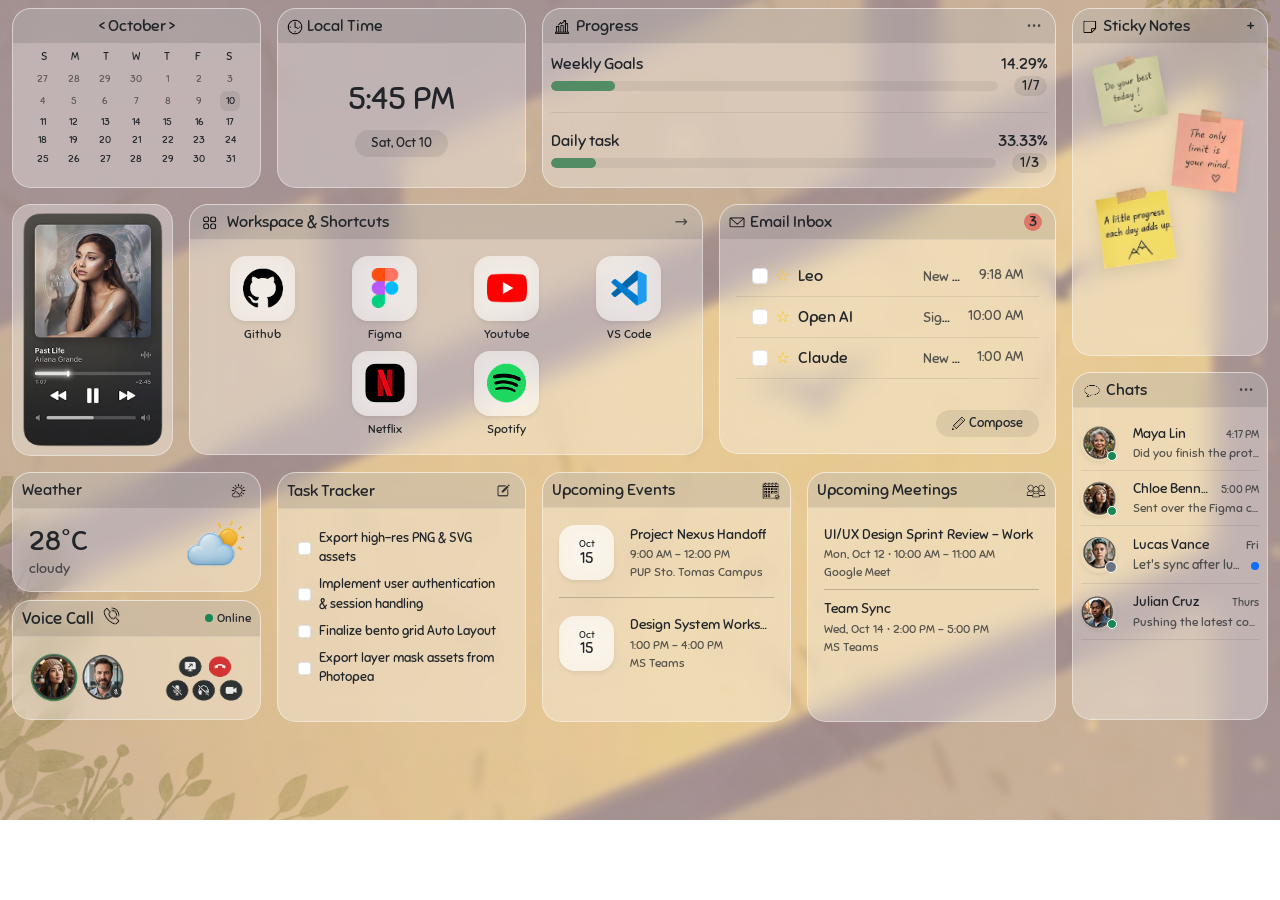
<file: bento/index.html>
<!doctype html>
<html lang="en">

<head>
  <meta charset="utf-8">
  <meta name="viewport" content="width=device-width, initial-scale=1">
  <title>Bento Layout</title>
  <link href="https://cdn.jsdelivr.net/npm/bootstrap@5.3.8/dist/css/bootstrap.min.css" rel="stylesheet"
    integrity="sha384-sRIl4kxILFvY47J16cr9ZwB07vP4J8+LH7qKQnuqkuIAvNWLzeN8tE5YBujZqJLB" crossorigin="anonymous">
  <link href="https://fonts.googleapis.com/css2?family=Nabla&family=Sniglet:wght@400;800&display=swap" rel="stylesheet">
  <link rel="stylesheet" href="style.css">

</head>

<body>
  <div class="container-fluid my-2">
    <div class="row g-3">
      <div class="col-12 col-xl-10">
        <div class="row g-3 mb-3">
          <div class="col-12 col-sm-6 col-lg-3">
            <div class="card row1">
              <div class="card-header" style="text-align: center">&lt; October &gt;</div>
              <div class="card-body pt-1">
                <div class="d-grid text-center mb-2" style="grid-template-columns: repeat(7, 1fr); font-size: 0.70rem;">
                  <div>S</div>
                  <div>M</div>
                  <div>T</div>
                  <div>W</div>
                  <div>T</div>
                  <div>F</div>
                  <div>S</div>
                </div>
                <div class="d-grid text-center gap-1 align-items-center"
                  style="grid-template-columns: repeat(7, 1fr); font-size: 0.60rem;">
                  <span class="text-black-50">27</span><span class="text-black-50">28</span><span
                    class="text-black-50">29</span><span class="text-black-50">30</span>
                  <span class="text-black-50">1</span><span class="text-black-50">2</span><span
                    class="text-black-50">3</span><span class="text-black-50">4</span>
                  <span class="text-black-50">5</span><span class="text-black-50">6</span><span
                    class="text-black-50">7</span><span class="text-black-50">8</span><span
                    class="text-black-50">9</span>
                  <span class="rounded-2 d-inline-flex justify-content-center align-items-center mx-auto"
                    style="background: rgba(0, 0, 0, 0.08); width: 20px; height: 20px;">10</span><span>11</span>
                  <span>12</span><span>13</span><span>14</span><span>15</span><span>16</span><span>17</span><span>18</span>
                  <span>19</span><span>20</span><span>21</span><span>22</span><span>23</span><span>24</span><span>25</span>
                  <span>26</span><span>27</span><span>28</span><span>29</span><span>30</span><span>31</span>
                </div>
              </div>
            </div>
          </div>

          <div class="col-12 col-sm-6 col-lg-3">
            <div class="card row1">
              <div class="card-header d-flex align-items-center"><span class="mx-1"><img src="images/clock.png"
                    width="16" height="16"></span>Local
                Time</div>
              <div class="card-body d-flex flex-column justify-content-center align-items-center text-center">
                <div class="mb-2" style="font-size: 2rem;">5:45 PM</div>
                <div class="px-3 py-1 rounded-pill"
                  style="background: rgba(0, 0, 0, 0.08); font-size: 0.80rem; font-weight: 500;">
                  Sat, Oct 10
                </div>
              </div>
            </div>
          </div>

          <div class="col-12 col-lg-6">
            <div class="card row1">
              <div class="card-header d-flex justify-content-between align-items-center">
                <div class="d-flex align-items-center">
                  <span class="mx-1"><img src="images/progress.png" width="20" height="20"></span>Progress
                </div>
                <span class="text-muted me-2" style="letter-spacing: 1px;">&bull;&bull;&bull;</span>
              </div>
              <div class="card-body p-2">
                <div class="div d-flex justify-content-between">
                  <div>Weekly Goals</div>
                  <span class="goal-percentage fw-medium">14.29%</span>
                </div>

                <div class="d-flex justify-content-between align-items-center">
                  <div class="progress flex-grow-1 me-3" style="height: 10px; background: rgba(0, 0, 0, 0.06);">
                    <div class="progress-bar rounded-pill" role="progressbar"
                      style="width: 14.29%; background-color: #528c64;"></div>
                  </div>
                  <span class="rounded-pill px-2 py-0.5"
                    style="font-size: 0.85rem; background: rgba(0, 0, 0, 0.08);">1/7</span>
                </div>

                <hr class="text-black-50 my-3" style="opacity: 0.15;">

                <div class="div d-flex justify-content-between">
                  <div>Daily task</div>
                  <span class="goal-percentage fw-medium">33.33%</span>
                </div>

                <div class="d-flex justify-content-between align-items-center">
                  <div class="progress flex-grow-1 me-3" style="height: 10px; background: rgba(0, 0, 0, 0.06);">
                    <div class="progress-bar rounded-pill" role="progressbar"
                      style="width: 10%; background-color: #528c64;"></div>
                  </div>
                  <span class="rounded-pill px-2 py-0.5"
                    style="font-size: 0.85rem; background: rgba(0, 0, 0, 0.08);">1/3</span>
                </div>
              </div>
            </div>
          </div>
        </div>

        <div class="row g-3 mb-3">
          <div class="col-12 col-md-4 col-lg-2">
            <div class="card row2">
              <div class="card-body p-0 d-flex align-items-center justify-content-center">
                <img src="images/pastlife.png" class="rounded-4 img-fluid" style="object-fit: contain; height: 250px;">
              </div>
            </div>
          </div>

          <div class="col-12 col-md-8 col-lg-6">
            <div class="card row2">
              <div class="card-header d-flex justify-content-between align-items-center">
                <div class="d-flex align-items-center">
                  <span class="mx-1"><img src="images/workspace.png" width="25px" height="20px"></span>Workspace &
                  Shortcuts
                </div>
                <span class="text-muted me-2" style="letter-spacing: 1px;">&rarr;</span>
              </div>
              <div class="card-body">
                <div class="row g-2 justify-content-center">
                  <div class="col-4 col-sm-3 text-center">
                    <div
                      class="card border-0 shadow-sm rounded-4 d-flex align-items-center justify-content-center mx-auto"
                      style="background: rgba(255, 255, 255, 0.5); width:65px; height: 65px;">
                      <img src="images/github.png" style="width: 40px; height: 40px; object-fit: contain;">
                    </div>
                    <span class="d-block mt-1" style="font-size: 0.75rem; font-weight: 500;">Github</span>
                  </div>

                  <div class="col-4 col-sm-3 text-center">
                    <div
                      class="card border-0 shadow-sm rounded-4 d-flex align-items-center justify-content-center mx-auto"
                      style="background: rgba(255, 255, 255, 0.5); width:65px; height: 65px;">
                      <img src="images/figma.png" style="width: 40px; height: 40px; object-fit: contain;">
                    </div>
                    <span class="d-block mt-1" style="font-size: 0.75rem; font-weight: 500;">Figma</span>
                  </div>

                  <div class="col-4 col-sm-3 text-center">
                    <div
                      class="card border-0 shadow-sm rounded-4 d-flex align-items-center justify-content-center mx-auto"
                      style="background: rgba(255, 255, 255, 0.5); width:65px; height: 65px;">
                      <img src="images/youtube.png" style="width: 80px; height: 80px; object-fit: contain;">
                    </div>
                    <span class="d-block mt-1" style="font-size: 0.75rem; font-weight: 500;">Youtube</span>
                  </div>

                  <div class="col-4 col-sm-3 text-center">
                    <div
                      class="card border-0 shadow-sm rounded-4 d-flex align-items-center justify-content-center mx-auto"
                      style="background: rgba(255, 255, 255, 0.5); width:65px; height: 65px;">
                      <img src="images/vs.png" style="width: 40px; height: 40px; object-fit: contain;">
                    </div>
                    <span class="d-block mt-1" style="font-size: 0.75rem; font-weight: 500;">VS Code</span>
                  </div>

                  <div class="col-4 col-sm-3 text-center">
                    <div
                      class="card border-0 shadow-sm rounded-4 d-flex align-items-center justify-content-center mx-auto"
                      style="background: rgba(255, 255, 255, 0.5); width:65px; height: 65px;">
                      <img src="images/netflx.png" style="width: 60px; height: 60px; object-fit: contain;">
                    </div>
                    <span class="d-block mt-1" style="font-size: 0.75rem; font-weight: 500;">Netflix</span>
                  </div>

                  <div class="col-4 col-sm-3 text-center">
                    <div
                      class="card border-0 shadow-sm rounded-4 d-flex align-items-center justify-content-center mx-auto"
                      style="background: rgba(255, 255, 255, 0.5); width:65px; height: 65px;">
                      <img src="images/spotify.png" style="width: 40px; height: 40px; object-fit: contain;">
                    </div>
                    <span class="d-block mt-1" style="font-size: 0.75rem; font-weight: 500;">Spotify</span>
                  </div>
                </div>
              </div>
            </div>
          </div>

          <div class="col-12 col-lg-4">
            <div class="card row2 position-relative">
              <div class="card-header d-flex justify-content-between align-items-center">
                <div>
                  <span class="m-1"><img src="images/email.png" style="width: 18px; height: 18px;"></span>Email Inbox
                </div>
                <span class="mx-2 rounded-circle d-inline-flex align-items-center justify-content-center"
                  style="background:#de7768; width: 18px; height: 18px; font-size: 14px;">3</span>
              </div>
              <div class="card-body">
                <div class="d-flex align-items-center px-3 py-2" style="border-bottom: 1px solid rgba(0, 0, 0, 0.08);">
                  <div class="d-flex align-items-center me-3" style="min-width: 155px; flex-shrink: 0;">
                    <input type="checkbox" class="form-check-input m-0 me-2">
                    <span class="me-2 text-warning">&#9734;</span>
                    <span class="text-nowrap" style="width: 85px; display: inline-block;">Leo</span>
                  </div>
                  <div class="flex-grow-1 text-truncate me-3">
                    <span class="text-muted" style="font-size: 0.9rem;">New announcement posted...</span>
                  </div>
                  <span class="text-muted text-nowrap ms-auto" style="font-size: 0.85rem;">9:18 AM</span>
                </div>

                <div class="d-flex align-items-center px-3 py-2" style="border-bottom: 1px solid rgba(0, 0, 0, 0.08);">
                  <div class="d-flex align-items-center me-3" style="min-width: 155px; flex-shrink: 0;">
                    <input type="checkbox" class="form-check-input m-0 me-2">
                    <span class="me-2 text-warning">&#9734;</span>
                    <span class="text-nowrap" style="width: 85px; display: inline-block;">Open AI</span>
                  </div>
                  <div class="flex-grow-1 text-truncate me-3">
                    <span class="text-muted" style="font-size: 0.9rem;">Sign Up for free and get started...</span>
                  </div>
                  <span class="text-muted text-nowrap ms-auto" style="font-size: 0.85rem;">10:00 AM</span>
                </div>

                <div class="d-flex align-items-center px-3 py-2" style="border-bottom: 1px solid rgba(0, 0, 0, 0.08);">
                  <div class="d-flex align-items-center me-3" style="min-width: 155px; flex-shrink: 0;">
                    <input type="checkbox" class="form-check-input m-0 me-2">
                    <span class="me-2 text-warning">&#9734;</span>
                    <span class="text-nowrap" style="width: 85px; display: inline-block;">Claude</span>
                  </div>
                  <div class="flex-grow-1 text-truncate me-3">
                    <span class="text-muted" style="font-size: 0.9rem;">New project</span>
                  </div>
                  <span class="text-muted text-nowrap ms-auto" style="font-size: 0.85rem;">1:00 AM</span>
                </div>

                <span
                  class="text-decoration-none text-dark position-absolute bottom-0 end-0 m-3 px-3 py-1 rounded-pill d-inline-flex align-items-center"
                  style="background: rgba(0, 0, 0, 0.08); font-size: 0.80rem; font-weight: 500;">
                  <img src="images/compose.png" class="me-1">Compose
                </span>
              </div>
            </div>
          </div>
        </div>

        <div class="row g-3">
          <div class="col-12 col-sm-6 col-lg-3">
            <div class="card mb-2" style="height:120px">
              <div class="card-header">
                <div class="mx-1 d-flex justify-content-between">Weather<span><img src="images/weather.png"
                      style="width:25px; height:25px;"></span></div>
              </div>
              <div class="card-body">
                <div class="row d-flex align-items-start" style="margin-top: -5px;">
                  <div class="col-6">
                    <div class="fs-3 mb-0">28°C</div>
                    <div class="text-muted" style="font-size: 0.85rem; line-height: 1;">cloudy</div>
                  </div>

                  <div class="col-6 text-end">
                    <img src="images/weather2.png"
                      style="width: 65px; height: 65px; object-fit: contain; margin-top: -13px;">
                  </div>
                </div>
              </div>
            </div>

            <div class="card" style="height:120px">
              <div class="card-header">
                <div class="d-flex justify-content-between align-items-center mx-1">
                  <div class="d-flex">
                    <span style="font-size: 1.05rem;">Voice Call</span>
                    <img src="images/phone.png" style="width: 35px; height: 20px;">
                  </div>

                  <div class="d-flex align-items-center gap-1">
                    <span class="rounded-circle bg-success d-inline-block" style="width: 8px; height: 8px;"></span>
                    <span style="font-size: 0.75rem; font-weight: 500;">Online</span>
                  </div>
                </div>
              </div>
              <div class="card-body d-flex justify-content-between">
                <span><img src="images/usercall.png" style="width:100px; height:50px;"></span>
                <span class="mb-3"><img src="images/controls.png" style="width:80px; height:50px;"></span>
              </div>
            </div>
          </div>

          <div class="col-12 col-sm-6 col-lg-3">
            <div class="card row3">
              <div class="card-header">
                <div class="mx-1 d-flex justify-content-between align-items-center">Task Tracker <span><img
                      src="images/task.png" style="width:25px; width:25px;"></span></div>
              </div>
              <div class="card-body m-1">
                <div class="d-flex align-items-center gap-2 mb-2" style="font-size: 0.8rem;">
                  <input type="checkbox" class="form-check-input mt-0">
                  <span>Export high-res PNG & SVG assets</span>
                </div>

                <div class="d-flex align-items-center gap-2 mb-2" style="font-size: 0.8rem;">
                  <input type="checkbox" class="form-check-input mt-0">
                  <span>Implement user authentication & session handling</span>
                </div>

                <div class="d-flex align-items-center gap-2 mb-2" style="font-size: 0.8rem;">
                  <input type="checkbox" class="form-check-input mt-0">
                  <span>Finalize bento grid Auto Layout</span>
                </div>

                <div class="d-flex align-items-center gap-2" style="font-size: 0.8rem;">
                  <input type="checkbox" class="form-check-input mt-0">
                  <span>Export layer mask assets from Photopea</span>
                </div>
              </div>
            </div>
          </div>

          <div class="col-12 col-sm-6 col-lg-3">
            <div class="card row3">
              <div class="card-header">
                <div class="mx-1 d-flex justify-content-between align-items-center">Upcoming Events <span><img
                      src="images/event.png" style="width:20px; width:20px;"></span></div>
              </div>
              <div class="card-body p-3">

                <div class="d-flex align-items-center">
                  <div
                    class="card border-0 shadow-sm rounded-4 d-flex flex-column align-items-center justify-content-center text-center me-3"
                    style="background: rgba(255, 255, 255, 0.6); width: 55px; height: 55px; flex-shrink: 0;">
                    <span style="font-size: 0.65rem; line-height: 1.1;">Oct</span>
                    <span style="font-size: 0.95rem; line-height: 1.1;">15</span>
                  </div>

                  <div class="min-w-0" style="min-width: 0;">
                    <div class="text-truncate" style="font-size: 0.9rem;">Project Nexus Handoff</div>
                    <div class="text-muted" style="font-size: 0.75rem;">9:00 AM – 12:00 PM</div>
                    <div class="text-muted" style="font-size: 0.75rem;">PUP Sto. Tomas Campus</div>
                  </div>
                </div>

                <hr class="my-3" style="opacity: 0.2; border-color: #000;">

                <div class="d-flex align-items-center">
                  <div
                    class="card border-0 shadow-sm rounded-4 d-flex flex-column align-items-center justify-content-center text-center me-3"
                    style="background: rgba(255, 255, 255, 0.6); width: 55px; height: 55px; flex-shrink: 0;">
                    <span style="font-size: 0.65rem; line-height: 1.1;">Oct</span>
                    <span style="font-size: 0.95rem; line-height: 1.1;">15</span>
                  </div>

                  <div style="min-width: 0;">
                    <div class="text-truncate" style="font-size: 0.9rem;">Design System Workshop</div>
                    <div class="text-muted" style="font-size: 0.75rem;">1:00 PM – 4:00 PM</div>
                    <div class="text-muted" style="font-size: 0.75rem;">MS Teams</div>
                  </div>
                </div>

              </div>
            </div>
          </div>

          <div class="col-12 col-sm-6 col-lg-3">
            <div class="card row3">
              <div class="card-header">
                <div class="mx-1 d-flex justify-content-between align-items-center">Upcoming Meetings<span><img
                      src="images/meetings.png" style="width:20px; width:20px;"></span></div>
              </div>
              <div class="card-body p-3">

                <div>
                  <div class="text-truncate" style="font-size: 0.9rem;">UI/UX Design Sprint Review – Work</div>
                  <div class="text-muted" style="font-size: 0.75rem;">Mon, Oct 12 &bull; 10:00 AM – 11:00 AM</div>
                  <div class="text-muted" style="font-size: 0.75rem;">Google Meet</div>
                </div>

                <hr class="my-2" style="opacity: 0.2; border-color: #000;">

                <div>
                  <div class="text-truncate" style="font-size: 0.9rem;">Team Sync</div>
                  <div class="text-muted" style="font-size: 0.75rem;">Wed, Oct 14 &bull; 2:00 PM – 5:00 PM</div>
                  <div class="text-muted" style="font-size: 0.75rem;">MS Teams</div>
                </div>

              </div>
            </div>
          </div>
        </div>
      </div>

      <div class="col-12 col-xl-2">
        <div class="row g-3">
          <div class="col-12 col-md-6 col-xl-12">
            <div class="card" style="height:348px">
              <div class="card-header d-flex justify-content-between align-items-center">
                <span><img src="images/sticky.png" style="width:25px; height:20px;">Sticky Notes</span>
                <span class="mx-2">+</span>
              </div>
              <div class="card-body p-0 overflow-hidden">
                <div class="position-relative mx-auto"
                  style="width: min(100%, clamp(250px, 20vw, 250px)); aspect-ratio: 5 / 6;">
                  <img src="images/green-sticky.png"
                    style="position: absolute; top: 4%; left: 8%; width: 40%; transform: rotate(-5deg); filter: drop-shadow(0 4px 8px rgba(0,0,0,0.1));">

                  <img src="images/pink-sticky.png"
                    style="position: absolute; top: 28%; right: 10%; width: 40%; transform: rotate(4deg); filter: drop-shadow(0 4px 8px rgba(0,0,0,0.1));">

                  <img src="images/yellow-sticky.png"
                    style="position: absolute; top: 56%; left: 7%; width: 50%; transform: rotate(-3deg); filter: drop-shadow(0 4px 8px rgba(0,0,0,0.1));">
                </div>
              </div>
            </div>
          </div>

          <div class="col-12 col-md-6 col-xl-12">
            <div class="card" style="height:348px">
              <div class="card-header d-flex justify-content-between align-items-center">
                <div class="d-flex align-items-center">
                  <span class="mx-1"><img src="images/chats.png" width="20" height="20"></span>Chats
                </div>
                <span class="text-muted me-2" style="letter-spacing: 1px;">&bull;&bull;&bull;</span>
              </div>
              <div class="card-body p-2">
                <div class="d-flex align-items-center py-2" style="border-bottom: 1px solid rgba(0, 0, 0, 0.08);">
                  <div class="position-relative me-3 flex-shrink-0" style="width: 36px; height: 36px;">
                    <img src="images/maya.png" class="rounded-circle w-100 h-100 shadow-sm" style="object-fit: cover;">
                    <span class="position-absolute bottom-0 end-0 rounded-circle bg-success border border-white"
                      style="width: 10px; height: 10px;"></span>
                  </div>
                  <div class="w-100" style="min-width: 0;">
                    <div class="d-flex justify-content-between align-items-baseline">
                      <span class="text-truncate me-2" style="font-size: 0.85rem;">Maya Lin</span>
                      <span class="text-muted flex-shrink-0" style="font-size: 0.7rem;">4:17 PM</span>
                    </div>
                    <div class="text-muted text-truncate" style="font-size: 0.75rem;">Did you finish the prototype?
                    </div>
                  </div>
                </div>

                <div class="d-flex align-items-center py-2" style="border-bottom: 1px solid rgba(0, 0, 0, 0.08);">
                  <div class="position-relative me-3 flex-shrink-0" style="width: 36px; height: 36px;">
                    <img src="images/chloe.png" class="rounded-circle w-100 h-100 shadow-sm" style="object-fit: cover;">
                    <span class="position-absolute bottom-0 end-0 rounded-circle bg-success border border-white"
                      style="width: 10px; height: 10px;"></span>
                  </div>
                  <div class="w-100" style="min-width: 0;">
                    <div class="d-flex justify-content-between align-items-baseline">
                      <span class="text-truncate me-2" style="font-size: 0.85rem;">Chloe Bennett</span>
                      <span class="text-muted flex-shrink-0" style="font-size: 0.7rem;">5:00 PM</span>
                    </div>
                    <div class="text-muted text-truncate" style="font-size: 0.75rem;">Sent over the Figma components!
                    </div>
                  </div>
                </div>

                <div class="d-flex align-items-center py-2" style="border-bottom: 1px solid rgba(0, 0, 0, 0.08);">
                  <div class="position-relative me-3 flex-shrink-0" style="width: 36px; height: 36px;">
                    <img src="images/lucas.png" class="rounded-circle w-100 h-100 shadow-sm" style="object-fit: cover;">
                    <span class="position-absolute bottom-0 end-0 rounded-circle bg-secondary border border-white"
                      style="width: 12px; height: 12px;"></span>
                  </div>
                  <div class="flex-grow-1" style="min-width: 0;">
                    <div class="d-flex justify-content-between align-items-center">
                      <span class="text-truncate" style="font-size: 0.9rem;">Lucas Vance</span>
                      <span class="text-muted" style="font-size: 0.75rem;">Fri</span>
                    </div>
                    <div class="d-flex justify-content-between align-items-center">
                      <span class="text-muted text-truncate" style="font-size: 0.8rem;">Let's sync after lunch ☕</span>
                      <span class="rounded-circle bg-primary flex-shrink-0 ms-2"
                        style="width: 8px; height: 8px;"></span>
                    </div>
                  </div>
                </div>

                <div class="d-flex align-items-center py-2" style="border-bottom: 1px solid rgba(0, 0, 0, 0.08);">
                  <div class="position-relative me-3 flex-shrink-0" style="width: 36px; height: 36px;">
                    <img src="images/julian.png" class="rounded-circle w-100 h-100 shadow-sm"
                      style="object-fit: cover;">
                    <span class="position-absolute bottom-0 end-0 rounded-circle bg-success border border-white"
                      style="width: 10px; height: 10px;"></span>
                  </div>
                  <div class="w-100" style="min-width: 0;">
                    <div class="d-flex justify-content-between align-items-baseline">
                      <span class="text-truncate me-2" style="font-size: 0.85rem;">Julian Cruz</span>
                      <span class="text-muted flex-shrink-0" style="font-size: 0.7rem;">Thurs</span>
                    </div>
                    <div class="text-muted text-truncate" style="font-size: 0.75rem;">Pushing the latest commit now...
                    </div>
                  </div>
                </div>

              </div>
            </div>
          </div>
        </div>
      </div>
    </div>

    <script src="https://cdn.jsdelivr.net/npm/bootstrap@5.3.8/dist/js/bootstrap.bundle.min.js"
      integrity="sha384-FKyoEForCGlyvwx9Hj09JcYn3nv7wiPVlz7YYwJrWVcXK/BmnVDxM+D2scQbITxI"
      crossorigin="anonymous"></script>
  </div>
</body>

</html>
</file>
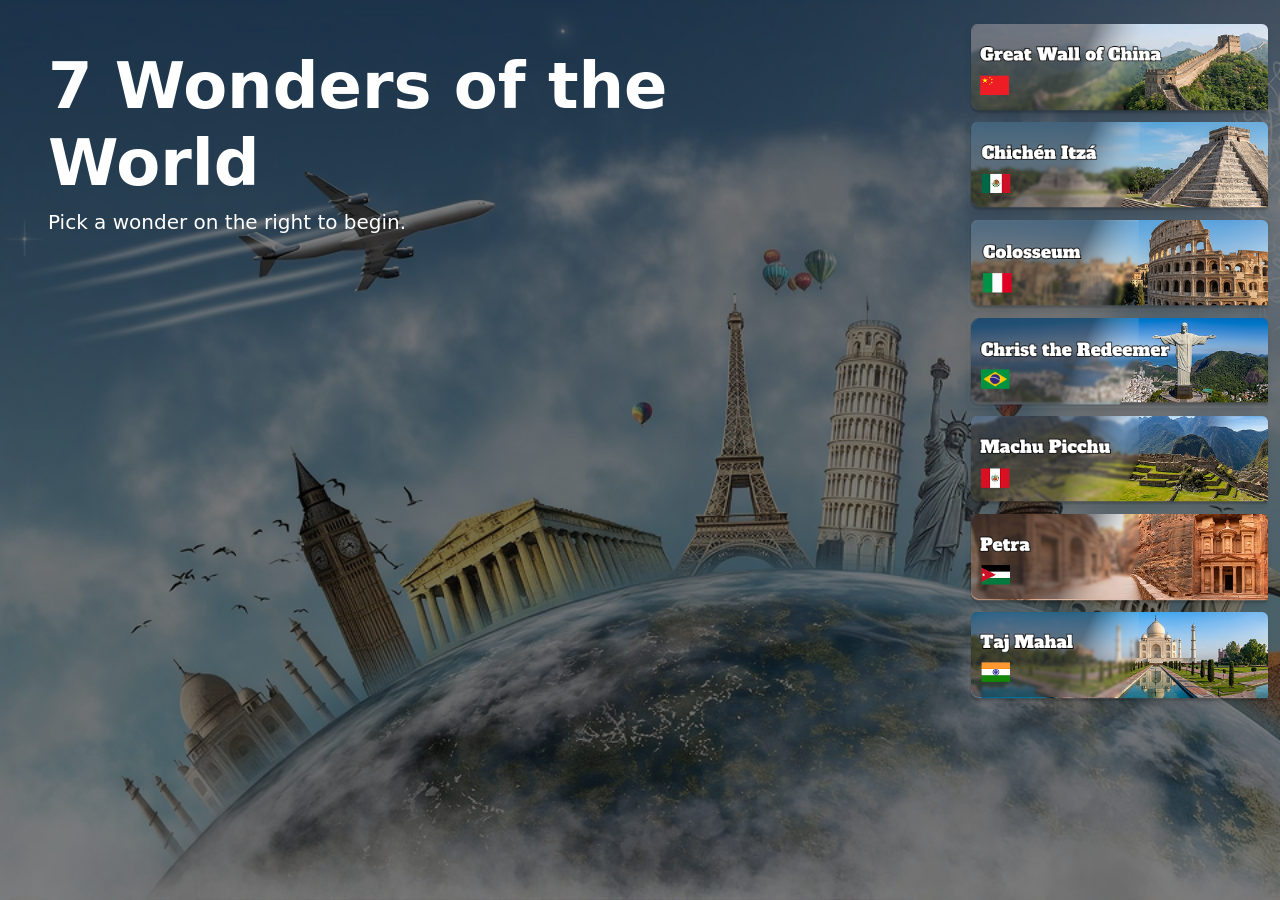
<file: duplication/index.html>
<!doctype html>
<html lang="en">

<head>
  <meta charset="utf-8">
  <meta name="viewport" content="width=device-width, initial-scale=1">
  <title>7 Wonders of the World</title>
  <link href="https://cdn.jsdelivr.net/npm/bootstrap@5.3.8/dist/css/bootstrap.min.css" rel="stylesheet"
    integrity="sha384-sRIl4kxILFvY47J16cr9ZwB07vP4J8+LH7qKQnuqkuIAvNWLzeN8tE5YBujZqJLB" crossorigin="anonymous">
  <link rel="stylesheet" href="style.css">
</head>

<body class="bg-dark text-white min-vh-100 overflow-x-hidden">
  <img id="bg" class="position-fixed top-0 start-0 w-100 h-100 object-fit-cover" style="opacity: 0" alt="">
  <div class="position-fixed top-0 start-0 w-100 h-100 bg-black bg-opacity-50 pe-none"></div>

  <div class="container-fluid position-relative">
    <div class="row">
      <div class="col-12 col-xl-7 position-relative p-3 p-xl-5">
        <h1 id="title" class="display-3 fw-bold mb-1">7 Wonders of the World</h1>
        <p id="location" class="h5 mt-2">Pick a wonder<span class="d-none d-xl-inline"> on the right</span> to begin.</p>
        <div id="cards"></div>
      </div>
      <div id="sidebar"
        class="col-12 col-xl-5 order-first order-xl-last py-4"></div>
    </div>
  </div>

  <script src="https://cdn.jsdelivr.net/npm/bootstrap@5.3.8/dist/js/bootstrap.bundle.min.js"
    integrity="sha384-FKyoEForCGlyvwx9Hj09JcYn3nv7wiPVlz7YYwJrWVcXK/BmnVDxM+D2scQbITxI" crossorigin="anonymous">
    </script>

  <script>
    const wonders = [
      {
        name: "Great Wall of China",
        location: "Northern China",
        bg: "images/greatwall-bg.png",
        side: "images/greatwall-side.png",
        cards: [
          { top: "25%", left: "5%", text: "Widely estimated at ~5,500 miles (8,850 km), though a disputed study claims up to 13,170 miles (21,200 km)." },
          { top: "25%", left: "35%", text: "Began in the 7th century BCE and continued for two millennia." },
          { top: "45%", left: "5%", text: "Two parallel walls, dotted with watchtowers and barracks." },
          { top: "42%", left: "35%", text: "Largely failed as a physical defense against invasions; scholars note it served primarily as 'political propaganda.'" }
        ]
      },
      {
        name: "Chichén Itzá",
        location: "Yucatán Peninsula, Mexico",
        bg: "images/chichen-bg.png",
        side: "images/chichen-side.png",
        cards: [
          { top: "26%", left: "8%", text: "9th and 10th centuries CE" },
          { top: "25%", left: "38%", text: "Notable Monument: El Castillo (“The Castle”)" },
          {
            top: "40%", left: "8%", width: "510px", text: `
            <ul class="mb-0 ps-3 mt-1">
              <li>Height: 79 feet (24 meters)</li>
              <li>Has a total of 365 steps (one for each day of the solar year).</li>
              <li>Home to the largest tlachtli (sporting field) in the Americas.</li>
            </ul>`
          },
          { top: "58%", left: "23%", text: "Influenced by the Toltecs; known for ritual ball games." }
        ]
      },
      {
        name: "Colosseum",
        location: "Rome, Italy",
        bg: "images/colosseum-bg.png",
        side: "images/colosseum-side.png",
        cards: [
          { top: "25%", left: "8%", text: "First century CE (Ordered by Emperor Vespasian)" },
          { top: "25%", left: "38%", text: "Features a complex system of vaults." },
          { top: "41%", left: "8%", text: "Held up to 80,000 spectators." },
          { top: "40%", left: "38%", text: "Amphitheater measuring 620 by 513 feet (189 by 156 meters)." },
          {
            top: "58%", left: "8%", width: "510px", text: `
            <ul class="mb-0 ps-3 mt-1">
              <li>Hosted gladiator fights and battles between men and animals.</li>
              <li>Estimated that 500,000 people and countless animals died there.</li>
              <li>Capture of animals for games reportedly led to the extinction of certain species.</li>
            </ul>`
          }
        ]
      },
      {
        name: "Christ the Redeemer",
        location: "Atop Mount Corcovado, Rio de Janeiro, Brazil",
        bg: "images/christ-bg.png",
        side: "images/christ-side.png",
        cards: [
          { top: "25%", left: "8%", text: "Proposed after WWI to counter a perceived 'tide of godlessness.'" },
          { top: "25%", left: "38%", text: "Designed by Heitor da Silva Costa, Carlos Oswald, and Paul Landowski." },
          { top: "43%", left: "8%", text: "Began in 1926 and completed in 1931." },
          {
            top: "43%", left: "38%", text: `
            <ul class="mb-0 ps-3 mt-1">
              <li>Height: 98 feet (30 meters), excluding its 26-foot (8-meter) base.</li>
              <li>Span: Outstretched arms span 92 feet (28 meters).</li>
            </ul>`
          },
          {
            top: "58%", left: "8%", text: `
            <ul class="mb-0 ps-3 mt-1">
              <li>It is the largest Art Deco sculpture in the world.</li>
              <li>Frequently struck by lightning, which damaged Jesus's right thumb in 2014..</li>
            </ul>`
          },
          { top: "68%", left: "38%", text: "Made of reinforced concrete and covered in approximately six million tiles." }
        ]
      },
      {
        name: "Machu Picchu",
        location: "Near Cuzco, Peru (High in the Andes Mountains)",
        bg: "images/machu-bg.png",
        side: "images/machu-side.png",
        cards: [
          {
            top: "25%", left: "8%", text: `
            <ul class="mb-0 ps-3 mt-1">
              <li>Originally thought to be Vilcabamba (a secret Incan rebellion stronghold).</li>
              <li>Variously believed to be a home for the "Virgins of the Sun," a pilgrimage site, or a royal retreat.</li>
            </ul>`
          },
          { top: "35%", left: "38%", text: "Discovered in 1911 by Hiram Bingham" },
          { top: "57%", left: "8%", text: "In 2000, a crane used while filming a beer commercial fell and cracked one of its historic monuments." },
          {
            top: "50%", left: "38%", text: `
            <ul class="mb-0 ps-3 mt-1">
              <li>One of the few major pre-Columbian ruins found nearly intact.</li>
              <li>Features agricultural terraces, plazas, residential areas, and temples.</li>
            </ul>`
          },
        ]
      },
      {
        name: "Petra",
        location: "Remote valley in Jordan, nestled among sandstone mountains and cliffs.",
        bg: "images/petra-bg.png",
        side: "images/petra-side.png",
        cards: [
          { top: "25%", left: "8%", text: "Made capital by the Nabataeans (an Arab tribe), under whom it flourished into an important spice trade center." },
          { top: "25%", left: "38%", text: "Religious Lore: Purported to be one of the places where Moses struck a rock to produce water." },
          {
            top: "50%", left: "8%", text: `
            <ul class="mb-0 ps-3 mt-1">
              <li>Master carvers chiseled dwellings, temples, and tombs directly into sandstone that changed color with the sun.</li>
              <li>Constructed an advanced water system that sustained lush gardens and farming.</li>
            </ul>`
          },
          {
            top: "47%", left: "38%", text: `
            <ul class="mb-0 ps-3 mt-1">
              <li>Declined as trade routes shifted and suffered major damage from earthquakes in 363 CE and 551 CE, leading to its gradual abandonment.</li>
              <li>Rediscovered in 1912, though ignored by archaeologists until the late 20th century.</li>
            </ul>`
          }
        ]
      },
      {
        name: "Taj Mahal",
        location: "Agra, India",
        bg: "images/taj-bg.png",
        side: "images/taj-side.png",
        cards: [
          { top: "25%", left: "8%", text: "Architectural Style: Finest example of Mughal architecture." },
          { top: "25%", left: "38%", text: "Built By: Emperor Shah Jahān (reigned 1628-58) in honor of his wife Mumtāz Maḥal, who died in 1631 giving birth to their 14th child." },
          { top: "50%", left: "38%", text: "Took about 22 years and required 20,000 workers to complete." },
          {
            top: "43%", left: "8%", text: `
            <ul class="mb-0 ps-3 mt-1">
              <li>Features an immense garden with a central reflecting pool.</li>
              <li>Made of white marble inlaid with semiprecious stones in geometric and floral patterns.</li>
              <li>Has a majestic central dome surrounded by four smaller domes.</li>
            </ul>`
          }
        ]
      }
    ];

    for (let i = 0; i < wonders.length; i++) {
      const w = wonders[i];
      const bgImg = new Image();
      bgImg.src = w.bg;
      const sideImg = new Image();
      sideImg.src = w.side;
    }

    const bg = document.getElementById("bg");
    const title = document.getElementById("title");
    const place = document.getElementById("location");
    const cards = document.getElementById("cards");
    const sidebar = document.getElementById("sidebar");

    let sidebarHTML = '<div class="row g-0">';
    for (let i = 0; i < wonders.length; i++) {
      const w = wonders[i];
      sidebarHTML += `
        <div class="col-6 col-md-4 col-xl-12 d-flex justify-content-center justify-content-xl-end p-1 p-xl-0">
          <div class="side-img ratio w-100 h-auto mb-2 rounded shadow-sm overflow-hidden"
               style="--bs-aspect-ratio: 30%; max-width: min(300px, calc((100vh - 110px) / 2.1));" onclick="selectWonder(${i})">
            <img class="object-fit-cover" src="${w.side}" alt="${w.name}">
          </div>
        </div>
      `;
    }
    sidebarHTML += "</div>";
    sidebar.innerHTML = sidebarHTML;

    function selectWonder(i) {
      const w = wonders[i];

      bg.style.opacity = 0;
      setTimeout(() => {
        bg.src = w.bg;
        bg.style.opacity = 1;
      }, 150);

      title.textContent = w.name;
      place.textContent = "📍 " + w.location;

      let desktopHTML = "";
      let mobileHTML = "";
      for (let j = 0; j < w.cards.length; j++) {
        const c = w.cards[j];
        desktopHTML += `
          <div class="glass position-absolute p-3 rounded-3" style="top: ${c.top}; left: ${c.left}; ${c.width ? 'width: ' + c.width + ';' : ''}">${c.text}</div>
        `;
        mobileHTML += `
          <div class="col">
            <div class="glass d-inline-block w-auto mw-100 p-3 rounded-3">${c.text}</div>
          </div>
        `;
      }
      cards.innerHTML = `
        <div class="d-none d-xl-block">${desktopHTML}</div>
        <div class="row row-cols-1 row-cols-md-2 g-3 mt-1 d-xl-none">${mobileHTML}</div>
      `;

      const sideImgs = document.querySelectorAll(".side-img");
      for (let n = 0; n < sideImgs.length; n++) {
        sideImgs[n].classList.toggle("active", n === i);
        sideImgs[n].classList.toggle("dimmed", n !== i);
      }
    }
  </script>
</body>

</html>
</file>
<file: bento/style.css>
body {
     background-image: url("images/bg.png");
     background-size: cover;
     background-repeat: no-repeat;
     background-position: center;
     font-family:"Sniglet", system-ui;
 }

 .row1 {
     min-height: 180px;
 }

 .row2 {
     min-height: 250px;
 }

 .row3 {
     min-height: 250px;
 }

 .card {
     background: rgba(255, 255, 255, 0.311);
     backdrop-filter: blur(12px);
     -webkit-backdrop-filter: blur(12px);
     border: 1px solid rgba(255, 255, 255, 0.4);
     border-radius: 19px;
     overflow: hidden;
 }

 .card-header {
     background: rgba(0, 0, 0, 0.10);
     border-bottom: 1px solid rgba(255, 255, 255, 0.2);
     padding: .3rem;
 }
</file>
<file: duplication/style.css>
* {
    margin: 0;
    padding: 0;
}

body {
    background-image: url("images/bg-main.png");
    background-size: cover;
    background-repeat: no-repeat;
}

#bg {
    z-index: -1;
    transition: opacity 0.5s ease-in-out;
}

.glass {
    width: 240px;
    background: rgba(255, 255, 255, 0.10);
    border: 1px solid rgba(255, 255, 255, 0.3);
    backdrop-filter: blur(10px);
}

.side-img {
    width: 300px;
    height: 90px;
    cursor: pointer;
    transition: transform 0.3s, opacity 0.3s;
}

.side-img.active {
    transform: scale(1.08);
}

.side-img.dimmed {
    opacity: 0.4;
}
</file>
